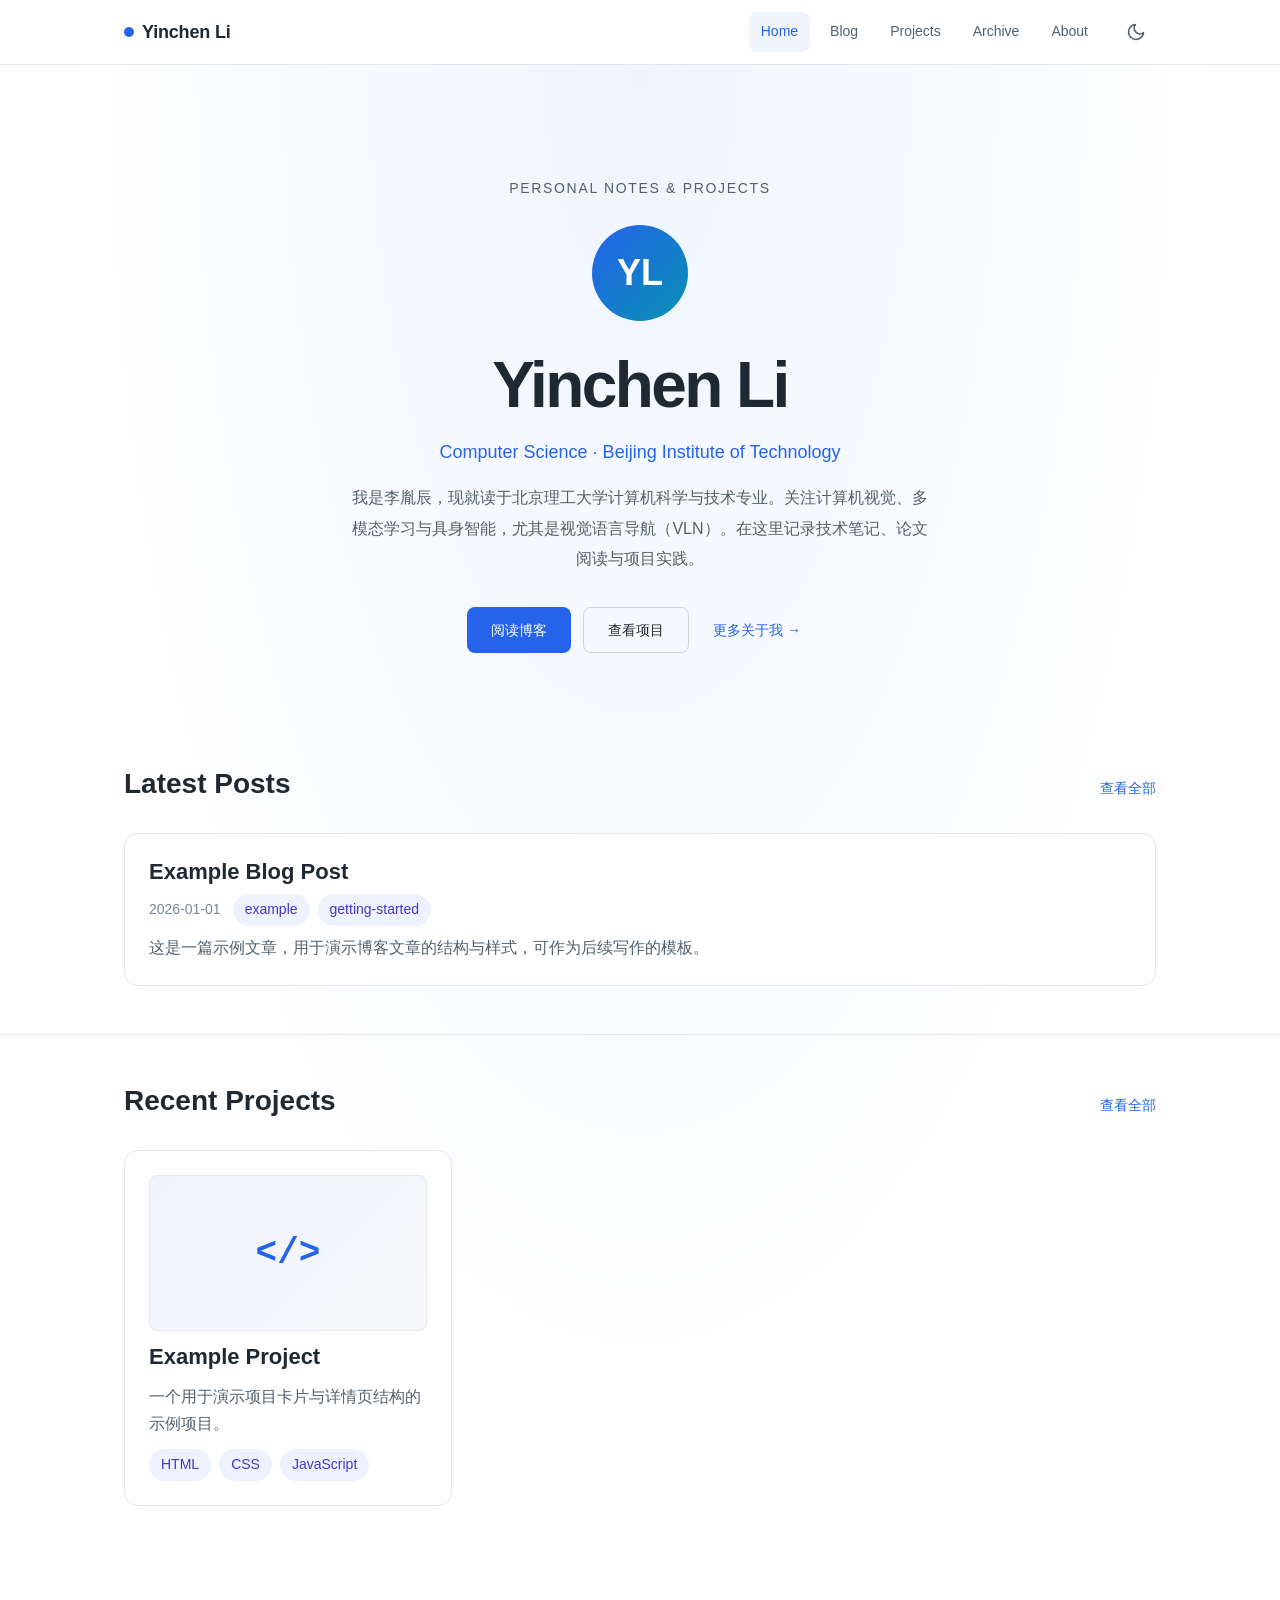
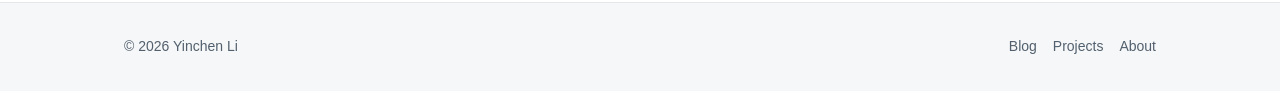
<file: index.html>
<!DOCTYPE html>
<html lang="zh-CN" data-theme="light">
<head>
  <meta charset="UTF-8" />
  <meta name="viewport" content="width=device-width, initial-scale=1.0" />
  <title>Yinchen Li</title>
  <meta name="description" content="Yinchen Li，北京理工大学计算机科学与技术专业本科生，关注视觉语言导航、多模态学习与具身智能。" />
  <meta name="theme-color" content="#ffffff" />
  <link rel="canonical" href="https://yinchen-li.github.io/" />
  <link rel="icon" type="image/svg+xml" href="assets/images/common/favicon.svg" />
  <link rel="stylesheet" href="assets/css/main.css" />
</head>
<body class="site site--home">
  <a class="skip-link" href="#main">Skip to content</a>

  <!-- ===================== Header / Navbar ===================== -->
  <header class="site-header">
    <div class="container site-header__inner">
      <a class="site-brand" href="index.html" aria-label="Yinchen Li 首页">
        <span class="site-brand__dot" aria-hidden="true"></span>
        <span class="site-brand__name">Yinchen Li</span>
      </a>

      <button class="nav-toggle" type="button" aria-label="切换导航菜单"
              aria-expanded="false" aria-controls="site-nav" data-nav-toggle>
        <span class="nav-toggle__bar"></span>
        <span class="nav-toggle__bar"></span>
        <span class="nav-toggle__bar"></span>
      </button>

      <nav class="site-nav" id="site-nav" aria-label="主导航" data-nav>
        <ul class="nav-list">
          <li><a class="nav-link" href="index.html">Home</a></li>
          <li><a class="nav-link" href="blog/index.html">Blog</a></li>
          <li><a class="nav-link" href="projects/index.html">Projects</a></li>
          <li><a class="nav-link" href="archive/index.html">Archive</a></li>
          <li><a class="nav-link" href="about/index.html">About</a></li>
        </ul>
      </nav>

      <button class="theme-toggle" type="button" aria-label="切换深色模式"
              aria-pressed="false" data-theme-toggle>
        <svg class="theme-toggle__icon theme-toggle__icon--sun" viewBox="0 0 24 24"
             fill="none" stroke="currentColor" stroke-width="2" stroke-linecap="round"
             stroke-linejoin="round" aria-hidden="true">
          <circle cx="12" cy="12" r="4" />
          <path d="M12 2v2M12 20v2M4.9 4.9l1.4 1.4M17.7 17.7l1.4 1.4M2 12h2M20 12h2M6.3 17.7l-1.4 1.4M19.1 4.9l-1.4 1.4" />
        </svg>
        <svg class="theme-toggle__icon theme-toggle__icon--moon" viewBox="0 0 24 24"
             fill="none" stroke="currentColor" stroke-width="2" stroke-linecap="round"
             stroke-linejoin="round" aria-hidden="true">
          <path d="M21 12.8A9 9 0 1 1 11.2 3a7 7 0 0 0 9.8 9.8z" />
        </svg>
      </button>
    </div>
  </header>

  <!-- ===================== Main ===================== -->
  <main class="site-main" id="main">
    <!-- Hero -->
    <section class="hero" aria-labelledby="hero-name">
      <div class="container">
        <p class="hero__eyebrow">PERSONAL NOTES &amp; PROJECTS</p>
        <div class="hero__avatar" aria-hidden="true">YL</div>
        <h1 class="hero__name" id="hero-name">Yinchen Li</h1>
        <p class="hero__tagline">Computer Science · Beijing Institute of Technology</p>
        <p class="hero__intro">
          我是李胤辰，现就读于北京理工大学计算机科学与技术专业。关注计算机视觉、多模态学习与具身智能，尤其是视觉语言导航（VLN）。在这里记录技术笔记、论文阅读与项目实践。
        </p>
        <div class="hero__actions">
          <a class="btn btn--primary" href="blog/index.html">阅读博客</a>
          <a class="btn btn--ghost" href="projects/index.html">查看项目</a>
          <a class="hero__about" href="about/index.html">更多关于我 &rarr;</a>
        </div>
      </div>
    </section>

    <!-- Latest Posts -->
    <section class="section" aria-labelledby="latest-posts-title">
      <div class="container">
        <div class="section__header">
          <h2 class="section__title" id="latest-posts-title">Latest Posts</h2>
          <a class="section__link" href="blog/index.html">查看全部</a>
        </div>

        <ul class="post-list">
          <li class="post-item">
            <h3 class="post-item__title">
              <a href="blog/example-post/index.html">Example Blog Post</a>
            </h3>
            <div class="meta">
              <time datetime="2026-01-01">2026-01-01</time>
              <ul class="tag-list">
                <li class="tag">example</li>
                <li class="tag">getting-started</li>
              </ul>
            </div>
            <p class="post-item__excerpt">
              这是一篇示例文章，用于演示博客文章的结构与样式，可作为后续写作的模板。
            </p>
          </li>
        </ul>
      </div>
    </section>

    <!-- Recent Projects -->
    <section class="section" aria-labelledby="recent-projects-title">
      <div class="container">
        <div class="section__header">
          <h2 class="section__title" id="recent-projects-title">Recent Projects</h2>
          <a class="section__link" href="projects/index.html">查看全部</a>
        </div>

        <div class="grid grid--auto">
          <article class="card project-card">
            <div class="project-card__thumb" aria-hidden="true">&lt;/&gt;</div>
            <h3 class="card__title">
              <a href="projects/example-project/index.html">Example Project</a>
            </h3>
            <p class="card__description">
              一个用于演示项目卡片与详情页结构的示例项目。
            </p>
            <div class="card__footer">
              <ul class="tag-list">
                <li class="tag">HTML</li>
                <li class="tag">CSS</li>
                <li class="tag">JavaScript</li>
              </ul>
            </div>
          </article>
        </div>
      </div>
    </section>
  </main>

  <!-- ===================== Footer ===================== -->
  <footer class="site-footer">
    <div class="container footer__inner">
      <p class="footer__copyright">
        &copy; <span data-current-year>2026</span> Yinchen Li
      </p>
      <nav class="footer__nav" aria-label="页脚导航">
        <a href="blog/index.html">Blog</a>
        <a href="projects/index.html">Projects</a>
        <a href="about/index.html">About</a>
      </nav>
    </div>
  </footer>

  <script type="module" src="assets/js/main.js"></script>
</body>
</html>
</file>
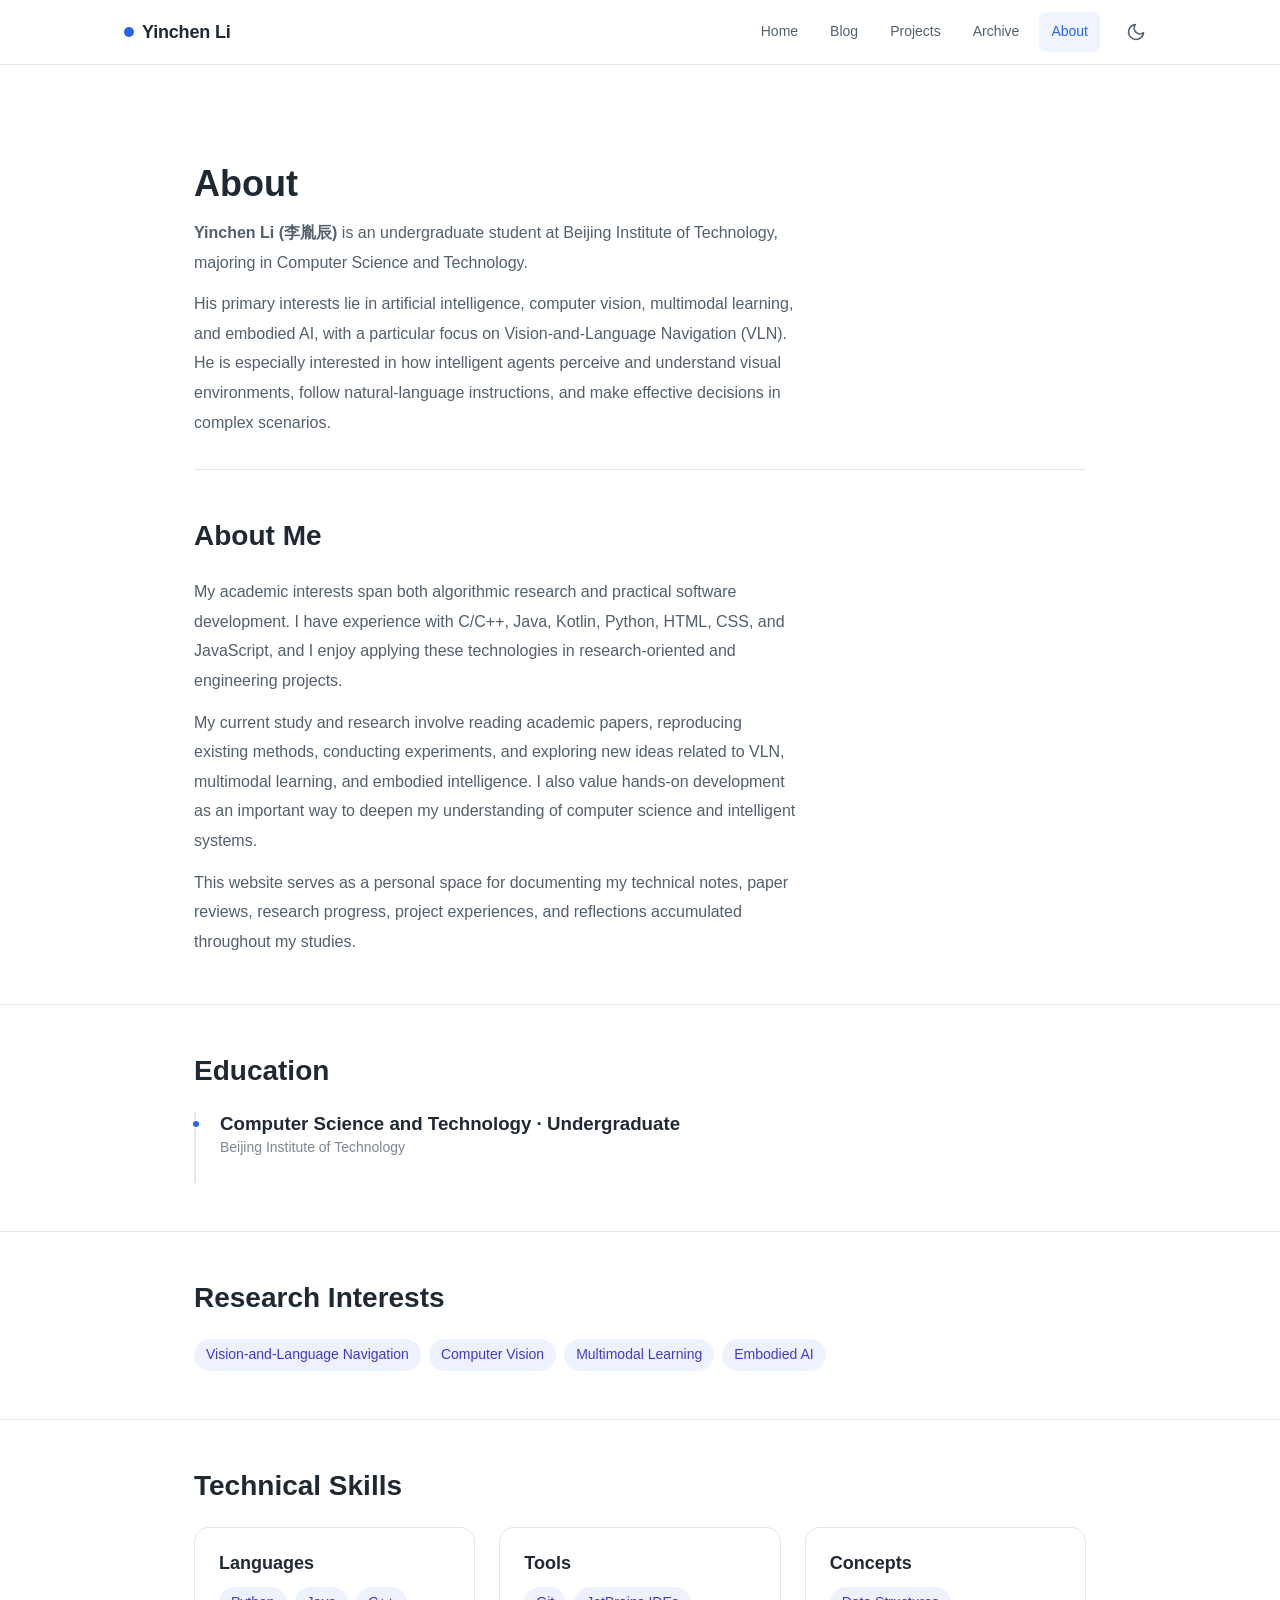
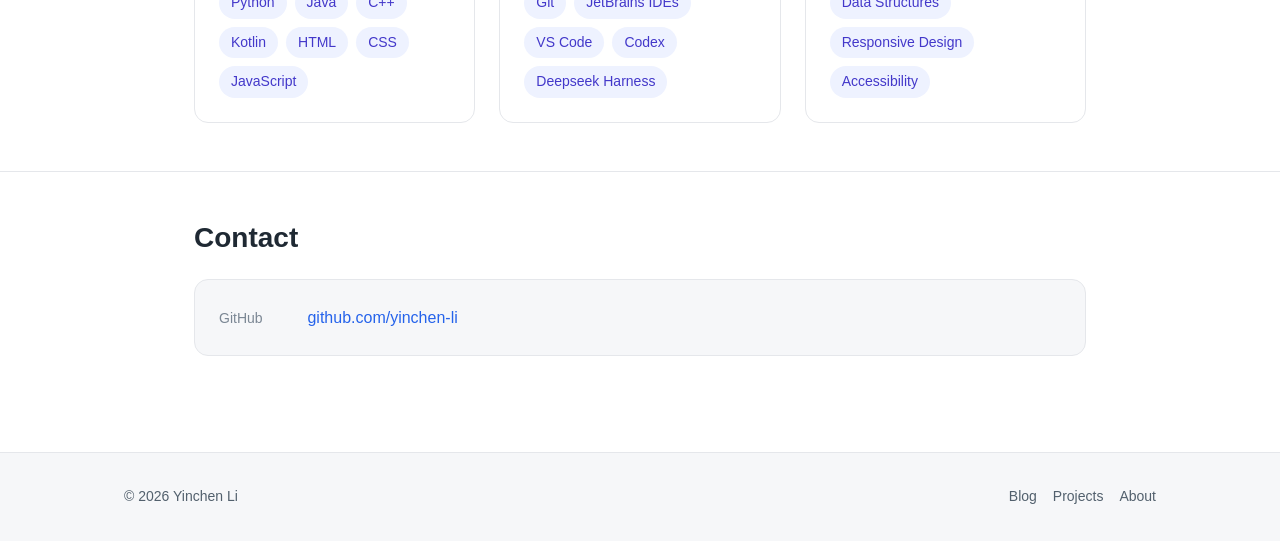
<file: about/index.html>
<!DOCTYPE html>
<html lang="en" data-theme="light">
<head>
  <meta charset="UTF-8" />
  <meta name="viewport" content="width=device-width, initial-scale=1.0" />
  <title>About - Yinchen Li</title>
  <meta name="description" content="Yinchen Li is a Computer Science and Technology undergraduate at Beijing Institute of Technology, interested in VLN, multimodal learning, and embodied AI." />
  <meta name="theme-color" content="#ffffff" />
  <link rel="canonical" href="https://yinchen-li.github.io/about/" />
  <link rel="icon" type="image/svg+xml" href="../assets/images/common/favicon.svg" />
  <link rel="stylesheet" href="../assets/css/main.css" />
</head>
<body class="site site--about">
  <a class="skip-link" href="#main">Skip to content</a>

  <header class="site-header">
    <div class="container site-header__inner">
      <a class="site-brand" href="../index.html" aria-label="Yinchen Li 首页">
        <span class="site-brand__dot" aria-hidden="true"></span>
        <span class="site-brand__name">Yinchen Li</span>
      </a>

      <button class="nav-toggle" type="button" aria-label="切换导航菜单"
              aria-expanded="false" aria-controls="site-nav" data-nav-toggle>
        <span class="nav-toggle__bar"></span>
        <span class="nav-toggle__bar"></span>
        <span class="nav-toggle__bar"></span>
      </button>

      <nav class="site-nav" id="site-nav" aria-label="主导航" data-nav>
        <ul class="nav-list">
          <li><a class="nav-link" href="../index.html">Home</a></li>
          <li><a class="nav-link" href="../blog/index.html">Blog</a></li>
          <li><a class="nav-link" href="../projects/index.html">Projects</a></li>
          <li><a class="nav-link" href="../archive/index.html">Archive</a></li>
          <li><a class="nav-link" href="../about/index.html">About</a></li>
        </ul>
      </nav>

      <button class="theme-toggle" type="button" aria-label="切换深色模式"
              aria-pressed="false" data-theme-toggle>
        <svg class="theme-toggle__icon theme-toggle__icon--sun" viewBox="0 0 24 24"
             fill="none" stroke="currentColor" stroke-width="2" stroke-linecap="round"
             stroke-linejoin="round" aria-hidden="true">
          <circle cx="12" cy="12" r="4" />
          <path d="M12 2v2M12 20v2M4.9 4.9l1.4 1.4M17.7 17.7l1.4 1.4M2 12h2M20 12h2M6.3 17.7l-1.4 1.4M19.1 4.9l-1.4 1.4" />
        </svg>
        <svg class="theme-toggle__icon theme-toggle__icon--moon" viewBox="0 0 24 24"
             fill="none" stroke="currentColor" stroke-width="2" stroke-linecap="round"
             stroke-linejoin="round" aria-hidden="true">
          <path d="M21 12.8A9 9 0 1 1 11.2 3a7 7 0 0 0 9.8 9.8z" />
        </svg>
      </button>
    </div>
  </header>

  <main class="site-main" id="main">
    <div class="container">
      <div class="page-header">
        <h1 class="page-header__title">About</h1>
        <p class="page-header__subtitle">
          <strong>Yinchen Li (李胤辰)</strong> is an undergraduate student at Beijing Institute of Technology, majoring in Computer Science and Technology.
        </p>
        <p class="page-header__subtitle">
          His primary interests lie in artificial intelligence, computer vision, multimodal learning, and embodied AI, with a particular focus on Vision-and-Language Navigation (VLN). He is especially interested in how intelligent agents perceive and understand visual environments, follow natural-language instructions, and make effective decisions in complex scenarios.
        </p>
      </div>
    </div>

    <!-- About Me -->
    <section class="about-section" aria-labelledby="about-me">
      <div class="container">
        <h2 class="about-section__title" id="about-me">About Me</h2>
        <div class="about-text">
          <p>
            My academic interests span both algorithmic research and practical software development. I have experience with C/C++, Java, Kotlin, Python, HTML, CSS, and JavaScript, and I enjoy applying these technologies in research-oriented and engineering projects.
          </p>
          <p>
            My current study and research involve reading academic papers, reproducing existing methods, conducting experiments, and exploring new ideas related to VLN, multimodal learning, and embodied intelligence. I also value hands-on development as an important way to deepen my understanding of computer science and intelligent systems.
          </p>
          <p>
            This website serves as a personal space for documenting my technical notes, paper reviews, research progress, project experiences, and reflections accumulated throughout my studies.
          </p>
        </div>
      </div>
    </section>

    <!-- Education -->
    <section class="about-section" aria-labelledby="education">
      <div class="container">
        <h2 class="about-section__title" id="education">Education</h2>
        <ul class="timeline">
          <li class="timeline__item">
            <h3>Computer Science and Technology · Undergraduate</h3>
            <div class="meta">
              <span class="meta__item">Beijing Institute of Technology</span>
            </div>
          </li>
        </ul>
      </div>
    </section>

    <!-- Research Interests -->
    <section class="about-section" aria-labelledby="research-interests">
      <div class="container">
        <h2 class="about-section__title" id="research-interests">Research Interests</h2>
        <ul class="tag-list">
          <li class="tag">Vision-and-Language Navigation</li>
          <li class="tag">Computer Vision</li>
          <li class="tag">Multimodal Learning</li>
          <li class="tag">Embodied AI</li>
        </ul>
      </div>
    </section>

    <!-- Technical Skills -->
    <section class="about-section" aria-labelledby="technical-skills">
      <div class="container">
        <h2 class="about-section__title" id="technical-skills">Technical Skills</h2>
        <div class="skill-groups">
          <div class="skill-group">
            <h3 class="skill-group__title">Languages</h3>
            <ul class="tag-list">
              <li class="tag">Python</li>
              <li class="tag">Java</li>
              <li class="tag">C++</li>
              <li class="tag">Kotlin</li>
              <li class="tag">HTML</li>
              <li class="tag">CSS</li>
              <li class="tag">JavaScript</li>

            </ul>
          </div>
          <div class="skill-group">
            <h3 class="skill-group__title">Tools</h3>
            <ul class="tag-list">
              <li class="tag">Git</li>
              <li class="tag">JetBrains IDEs</li>
              <li class="tag">VS Code</li>
              <li class="tag">Codex</li>
              <li class="tag">Deepseek Harness</li>
            </ul>
          </div>
          <div class="skill-group">
            <h3 class="skill-group__title">Concepts</h3>
            <ul class="tag-list">
              <li class="tag">Data Structures</li>
              <li class="tag">Responsive Design</li>
              <li class="tag">Accessibility</li>
            </ul>
          </div>
        </div>
      </div>
    </section>

    <!-- Contact -->
    <section class="about-section" aria-labelledby="contact">
      <div class="container">
        <h2 class="about-section__title" id="contact">Contact</h2>
        <ul class="contact-list">
          <li>
            <span class="contact-list__label">GitHub</span>
            <a href="https://github.com/yinchen-li" rel="noopener noreferrer">github.com/yinchen-li</a>
          </li>
        </ul>
      </div>
    </section>
  </main>

  <footer class="site-footer">
    <div class="container footer__inner">
      <p class="footer__copyright">
        &copy; <span data-current-year>2026</span> Yinchen Li
      </p>
      <nav class="footer__nav" aria-label="页脚导航">
        <a href="../blog/index.html">Blog</a>
        <a href="../projects/index.html">Projects</a>
        <a href="../about/index.html">About</a>
      </nav>
    </div>
  </footer>

  <script type="module" src="../assets/js/main.js"></script>
</body>
</html>
</file>
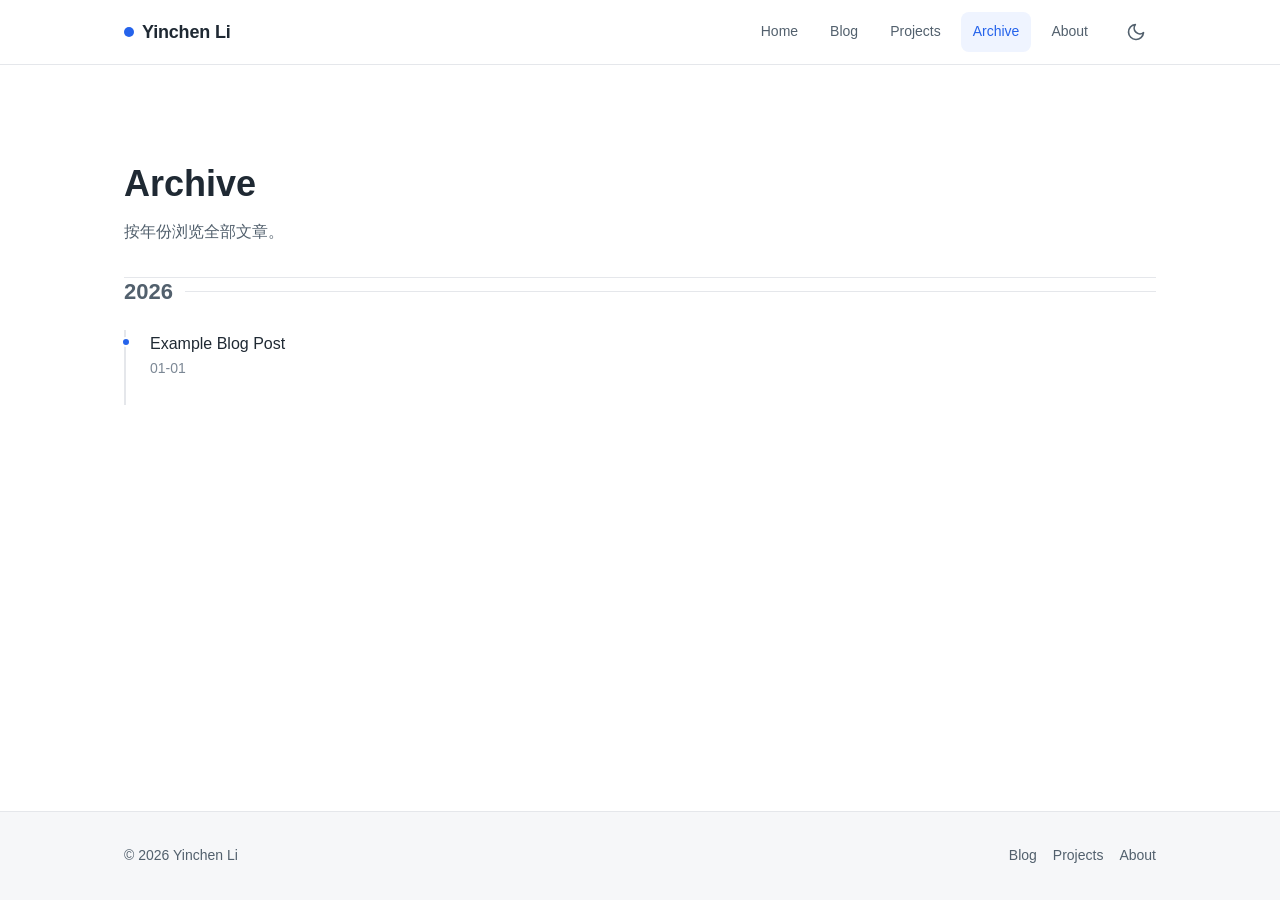
<file: archive/index.html>
<!DOCTYPE html>
<html lang="en" data-theme="light">
<head>
  <meta charset="UTF-8" />
  <meta name="viewport" content="width=device-width, initial-scale=1.0" />
  <title>Archive - Yinchen Li</title>
  <meta name="description" content="按年份归档的文章列表。" />
  <meta name="theme-color" content="#ffffff" />
  <link rel="canonical" href="https://yinchen-li.github.io/archive/" />
  <link rel="icon" type="image/svg+xml" href="../assets/images/common/favicon.svg" />
  <link rel="stylesheet" href="../assets/css/main.css" />
</head>
<body class="site">
  <a class="skip-link" href="#main">Skip to content</a>

  <header class="site-header">
    <div class="container site-header__inner">
      <a class="site-brand" href="../index.html" aria-label="Yinchen Li 首页">
        <span class="site-brand__dot" aria-hidden="true"></span>
        <span class="site-brand__name">Yinchen Li</span>
      </a>

      <button class="nav-toggle" type="button" aria-label="切换导航菜单"
              aria-expanded="false" aria-controls="site-nav" data-nav-toggle>
        <span class="nav-toggle__bar"></span>
        <span class="nav-toggle__bar"></span>
        <span class="nav-toggle__bar"></span>
      </button>

      <nav class="site-nav" id="site-nav" aria-label="主导航" data-nav>
        <ul class="nav-list">
          <li><a class="nav-link" href="../index.html">Home</a></li>
          <li><a class="nav-link" href="../blog/index.html">Blog</a></li>
          <li><a class="nav-link" href="../projects/index.html">Projects</a></li>
          <li><a class="nav-link" href="../archive/index.html">Archive</a></li>
          <li><a class="nav-link" href="../about/index.html">About</a></li>
        </ul>
      </nav>

      <button class="theme-toggle" type="button" aria-label="切换深色模式"
              aria-pressed="false" data-theme-toggle>
        <svg class="theme-toggle__icon theme-toggle__icon--sun" viewBox="0 0 24 24"
             fill="none" stroke="currentColor" stroke-width="2" stroke-linecap="round"
             stroke-linejoin="round" aria-hidden="true">
          <circle cx="12" cy="12" r="4" />
          <path d="M12 2v2M12 20v2M4.9 4.9l1.4 1.4M17.7 17.7l1.4 1.4M2 12h2M20 12h2M6.3 17.7l-1.4 1.4M19.1 4.9l-1.4 1.4" />
        </svg>
        <svg class="theme-toggle__icon theme-toggle__icon--moon" viewBox="0 0 24 24"
             fill="none" stroke="currentColor" stroke-width="2" stroke-linecap="round"
             stroke-linejoin="round" aria-hidden="true">
          <path d="M21 12.8A9 9 0 1 1 11.2 3a7 7 0 0 0 9.8 9.8z" />
        </svg>
      </button>
    </div>
  </header>

  <main class="site-main" id="main">
    <div class="container">
      <div class="page-header">
        <h1 class="page-header__title">Archive</h1>
        <p class="page-header__subtitle">
          按年份浏览全部文章。
        </p>
      </div>

      <!-- 2026 -->
      <div class="year-group">
        <h2 class="year-group__title">2026</h2>
        <ul class="timeline">
          <li class="timeline__item">
            <a href="../blog/example-post/index.html">Example Blog Post</a>
            <div class="meta">
              <time datetime="2026-01-01">01-01</time>
            </div>
          </li>
        </ul>
      </div>

      <!-- 后续年份可复制上面的 .year-group 结构 -->
    </div>
  </main>

  <footer class="site-footer">
    <div class="container footer__inner">
      <p class="footer__copyright">
        &copy; <span data-current-year>2026</span> Yinchen Li
      </p>
      <nav class="footer__nav" aria-label="页脚导航">
        <a href="../blog/index.html">Blog</a>
        <a href="../projects/index.html">Projects</a>
        <a href="../about/index.html">About</a>
      </nav>
    </div>
  </footer>

  <script type="module" src="../assets/js/main.js"></script>
</body>
</html>
</file>
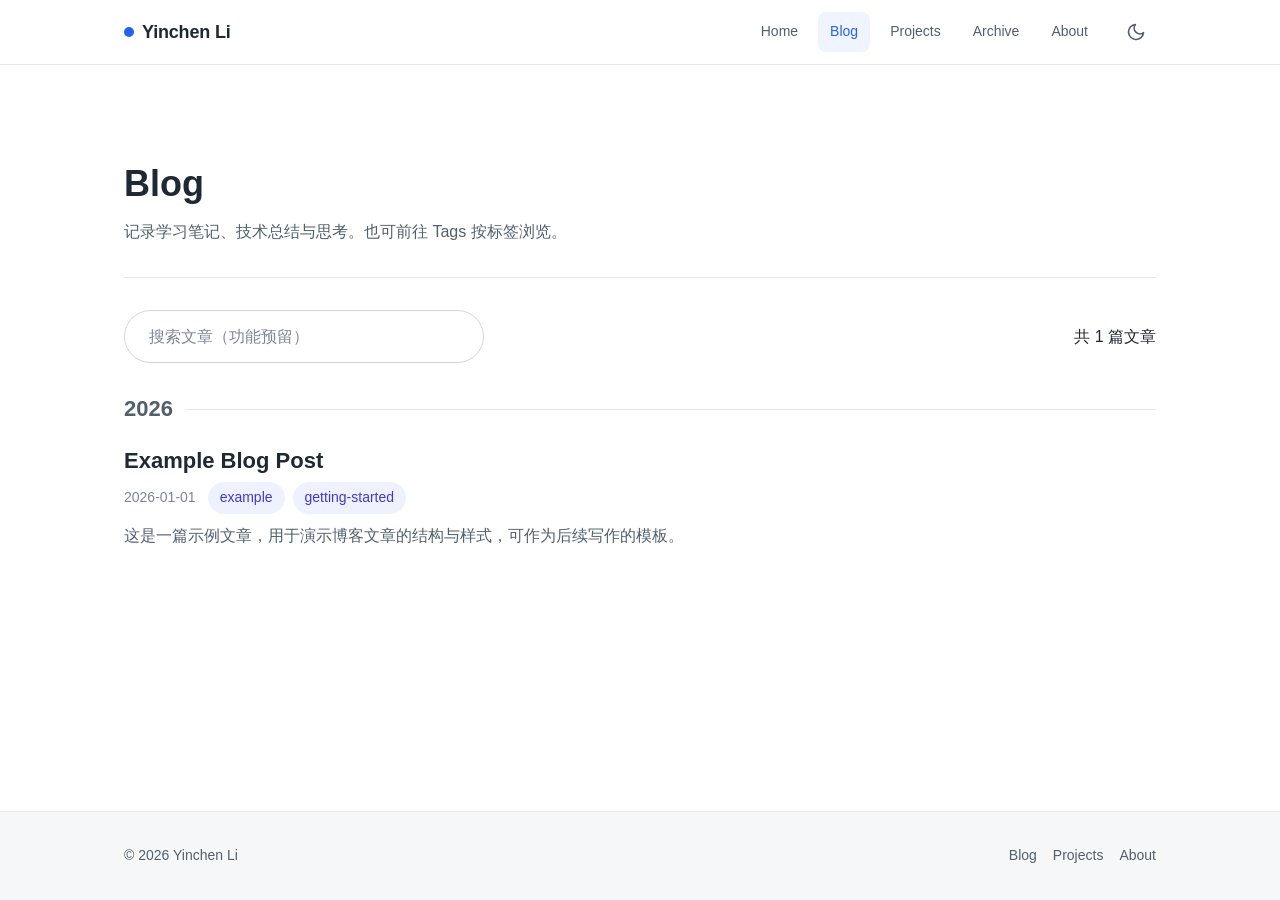
<file: blog/index.html>
<!DOCTYPE html>
<html lang="en" data-theme="light">
<head>
  <meta charset="UTF-8" />
  <meta name="viewport" content="width=device-width, initial-scale=1.0" />
  <title>Blog - Yinchen Li</title>
  <meta name="description" content="Yinchen Li 的博客文章列表。" />
  <meta name="theme-color" content="#ffffff" />
  <link rel="canonical" href="https://yinchen-li.github.io/blog/" />
  <link rel="icon" type="image/svg+xml" href="../assets/images/common/favicon.svg" />
  <link rel="stylesheet" href="../assets/css/main.css" />
</head>
<body class="site">
  <a class="skip-link" href="#main">Skip to content</a>

  <header class="site-header">
    <div class="container site-header__inner">
      <a class="site-brand" href="../index.html" aria-label="Yinchen Li 首页">
        <span class="site-brand__dot" aria-hidden="true"></span>
        <span class="site-brand__name">Yinchen Li</span>
      </a>

      <button class="nav-toggle" type="button" aria-label="切换导航菜单"
              aria-expanded="false" aria-controls="site-nav" data-nav-toggle>
        <span class="nav-toggle__bar"></span>
        <span class="nav-toggle__bar"></span>
        <span class="nav-toggle__bar"></span>
      </button>

      <nav class="site-nav" id="site-nav" aria-label="主导航" data-nav>
        <ul class="nav-list">
          <li><a class="nav-link" href="../index.html">Home</a></li>
          <li><a class="nav-link" href="../blog/index.html">Blog</a></li>
          <li><a class="nav-link" href="../projects/index.html">Projects</a></li>
          <li><a class="nav-link" href="../archive/index.html">Archive</a></li>
          <li><a class="nav-link" href="../about/index.html">About</a></li>
        </ul>
      </nav>

      <button class="theme-toggle" type="button" aria-label="切换深色模式"
              aria-pressed="false" data-theme-toggle>
        <svg class="theme-toggle__icon theme-toggle__icon--sun" viewBox="0 0 24 24"
             fill="none" stroke="currentColor" stroke-width="2" stroke-linecap="round"
             stroke-linejoin="round" aria-hidden="true">
          <circle cx="12" cy="12" r="4" />
          <path d="M12 2v2M12 20v2M4.9 4.9l1.4 1.4M17.7 17.7l1.4 1.4M2 12h2M20 12h2M6.3 17.7l-1.4 1.4M19.1 4.9l-1.4 1.4" />
        </svg>
        <svg class="theme-toggle__icon theme-toggle__icon--moon" viewBox="0 0 24 24"
             fill="none" stroke="currentColor" stroke-width="2" stroke-linecap="round"
             stroke-linejoin="round" aria-hidden="true">
          <path d="M21 12.8A9 9 0 1 1 11.2 3a7 7 0 0 0 9.8 9.8z" />
        </svg>
      </button>
    </div>
  </header>

  <main class="site-main" id="main">
    <div class="container">
      <div class="page-header">
        <h1 class="page-header__title">Blog</h1>
        <p class="page-header__subtitle">
          记录学习笔记、技术总结与思考。也可前往 <a href="../tags/index.html">Tags</a> 按标签浏览。
        </p>
      </div>

      <div class="blog-toolbar">
        <form class="search" role="search" data-search-form>
          <label class="visually-hidden" for="blog-search">搜索文章</label>
          <input class="search__input" id="blog-search" type="search"
                 placeholder="搜索文章（功能预留）" data-search-input />
        </form>
        <p class="meta__item">共 1 篇文章</p>
      </div>

      <!-- 按年份分组 -->
      <div class="year-group">
        <h2 class="year-group__title">2026</h2>
        <ul class="post-list">
          <li class="post-item">
            <h3 class="post-item__title">
              <a href="example-post/index.html">Example Blog Post</a>
            </h3>
            <div class="meta">
              <time datetime="2026-01-01">2026-01-01</time>
              <ul class="tag-list">
                <li class="tag">example</li>
                <li class="tag">getting-started</li>
              </ul>
            </div>
            <p class="post-item__excerpt">
              这是一篇示例文章，用于演示博客文章的结构与样式，可作为后续写作的模板。
            </p>
          </li>
        </ul>
      </div>
    </div>
  </main>

  <footer class="site-footer">
    <div class="container footer__inner">
      <p class="footer__copyright">
        &copy; <span data-current-year>2026</span> Yinchen Li
      </p>
      <nav class="footer__nav" aria-label="页脚导航">
        <a href="../blog/index.html">Blog</a>
        <a href="../projects/index.html">Projects</a>
        <a href="../about/index.html">About</a>
      </nav>
    </div>
  </footer>

  <script type="module" src="../assets/js/main.js"></script>
</body>
</html>
</file>
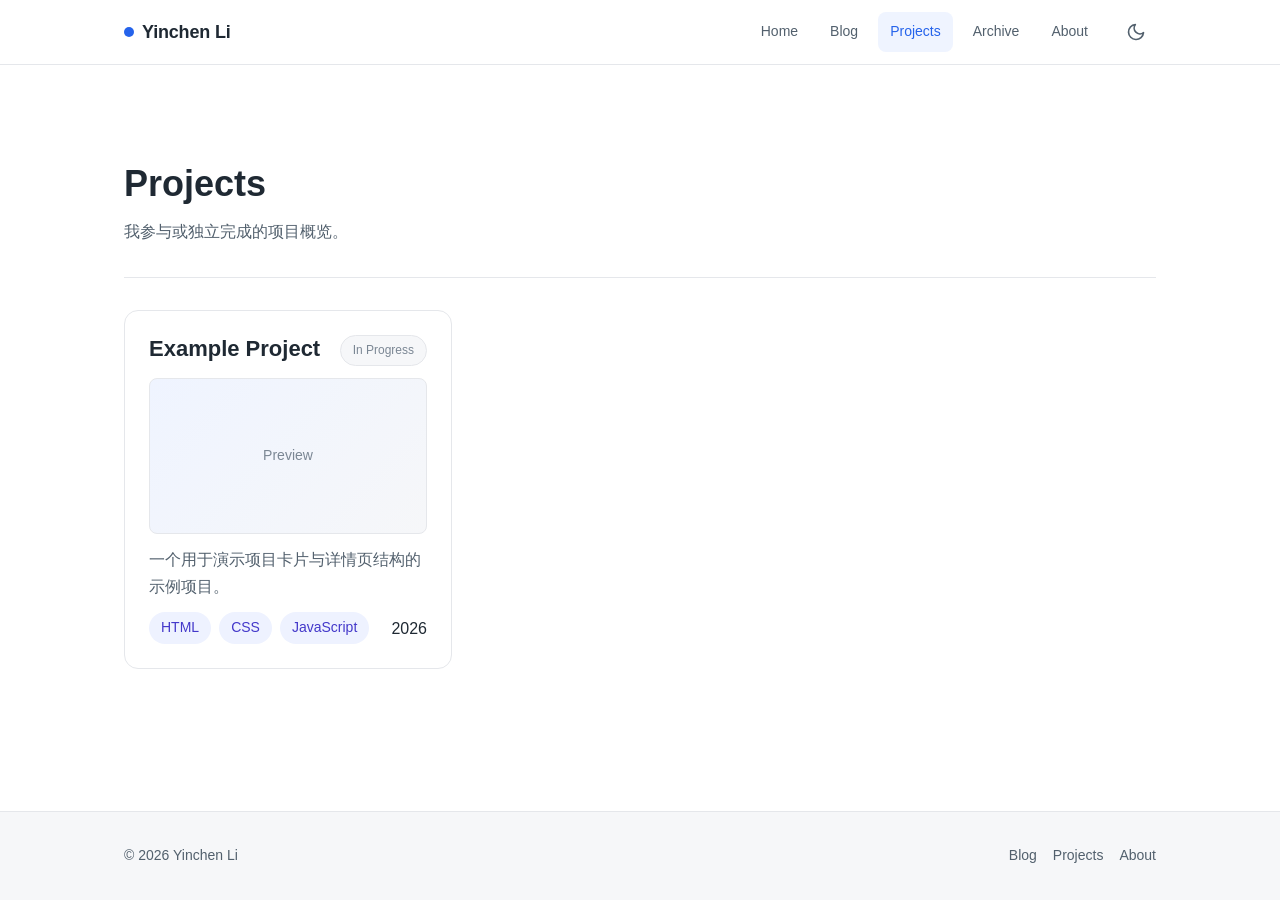
<file: projects/index.html>
<!DOCTYPE html>
<html lang="en" data-theme="light">
<head>
  <meta charset="UTF-8" />
  <meta name="viewport" content="width=device-width, initial-scale=1.0" />
  <title>Projects - Yinchen Li</title>
  <meta name="description" content="Yinchen Li 的项目列表。" />
  <meta name="theme-color" content="#ffffff" />
  <link rel="canonical" href="https://yinchen-li.github.io/projects/" />
  <link rel="icon" type="image/svg+xml" href="../assets/images/common/favicon.svg" />
  <link rel="stylesheet" href="../assets/css/main.css" />
</head>
<body class="site">
  <a class="skip-link" href="#main">Skip to content</a>

  <header class="site-header">
    <div class="container site-header__inner">
      <a class="site-brand" href="../index.html" aria-label="Yinchen Li 首页">
        <span class="site-brand__dot" aria-hidden="true"></span>
        <span class="site-brand__name">Yinchen Li</span>
      </a>

      <button class="nav-toggle" type="button" aria-label="切换导航菜单"
              aria-expanded="false" aria-controls="site-nav" data-nav-toggle>
        <span class="nav-toggle__bar"></span>
        <span class="nav-toggle__bar"></span>
        <span class="nav-toggle__bar"></span>
      </button>

      <nav class="site-nav" id="site-nav" aria-label="主导航" data-nav>
        <ul class="nav-list">
          <li><a class="nav-link" href="../index.html">Home</a></li>
          <li><a class="nav-link" href="../blog/index.html">Blog</a></li>
          <li><a class="nav-link" href="../projects/index.html">Projects</a></li>
          <li><a class="nav-link" href="../archive/index.html">Archive</a></li>
          <li><a class="nav-link" href="../about/index.html">About</a></li>
        </ul>
      </nav>

      <button class="theme-toggle" type="button" aria-label="切换深色模式"
              aria-pressed="false" data-theme-toggle>
        <svg class="theme-toggle__icon theme-toggle__icon--sun" viewBox="0 0 24 24"
             fill="none" stroke="currentColor" stroke-width="2" stroke-linecap="round"
             stroke-linejoin="round" aria-hidden="true">
          <circle cx="12" cy="12" r="4" />
          <path d="M12 2v2M12 20v2M4.9 4.9l1.4 1.4M17.7 17.7l1.4 1.4M2 12h2M20 12h2M6.3 17.7l-1.4 1.4M19.1 4.9l-1.4 1.4" />
        </svg>
        <svg class="theme-toggle__icon theme-toggle__icon--moon" viewBox="0 0 24 24"
             fill="none" stroke="currentColor" stroke-width="2" stroke-linecap="round"
             stroke-linejoin="round" aria-hidden="true">
          <path d="M21 12.8A9 9 0 1 1 11.2 3a7 7 0 0 0 9.8 9.8z" />
        </svg>
      </button>
    </div>
  </header>

  <main class="site-main" id="main">
    <div class="container">
      <div class="page-header">
        <h1 class="page-header__title">Projects</h1>
        <p class="page-header__subtitle">
          我参与或独立完成的项目概览。
        </p>
      </div>

      <div class="projects-grid">
        <article class="card project-card">
          <div class="project-card__header">
            <h2 class="card__title">
              <a href="example-project/index.html">Example Project</a>
            </h2>
            <span class="project-card__status">In Progress</span>
          </div>
          <div class="project-card__thumb" aria-hidden="true">Preview</div>
          <p class="card__description">
            一个用于演示项目卡片与详情页结构的示例项目。
          </p>
          <div class="card__footer">
            <ul class="tag-list">
              <li class="tag">HTML</li>
              <li class="tag">CSS</li>
              <li class="tag">JavaScript</li>
            </ul>
            <span class="meta__item">2026</span>
          </div>
        </article>
      </div>
    </div>
  </main>

  <footer class="site-footer">
    <div class="container footer__inner">
      <p class="footer__copyright">
        &copy; <span data-current-year>2026</span> Yinchen Li
      </p>
      <nav class="footer__nav" aria-label="页脚导航">
        <a href="../blog/index.html">Blog</a>
        <a href="../projects/index.html">Projects</a>
        <a href="../about/index.html">About</a>
      </nav>
    </div>
  </footer>

  <script type="module" src="../assets/js/main.js"></script>
</body>
</html>
</file>
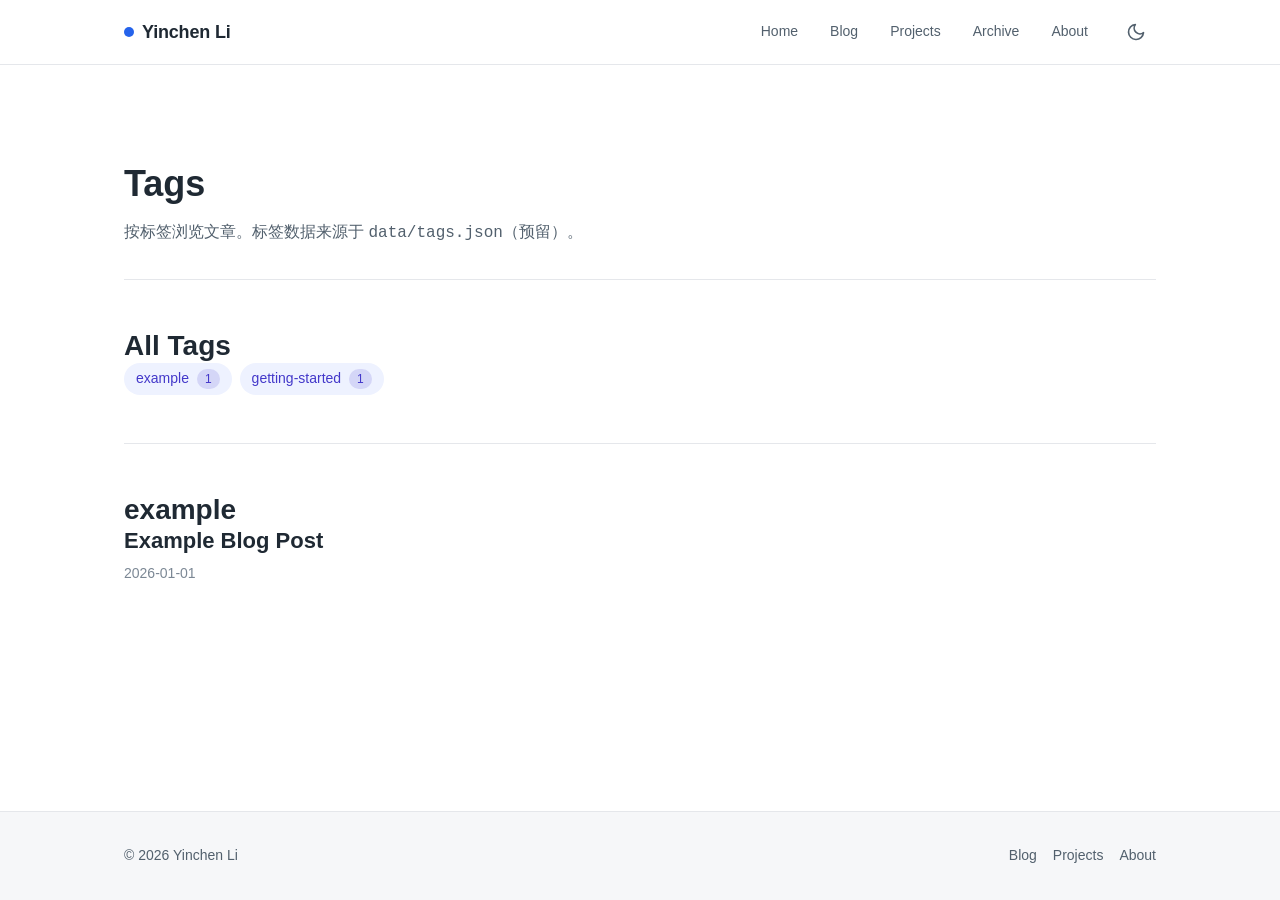
<file: tags/index.html>
<!DOCTYPE html>
<html lang="en" data-theme="light">
<head>
  <meta charset="UTF-8" />
  <meta name="viewport" content="width=device-width, initial-scale=1.0" />
  <title>Tags - Yinchen Li</title>
  <meta name="description" content="按标签浏览文章。" />
  <meta name="theme-color" content="#ffffff" />
  <link rel="canonical" href="https://yinchen-li.github.io/tags/" />
  <link rel="icon" type="image/svg+xml" href="../assets/images/common/favicon.svg" />
  <link rel="stylesheet" href="../assets/css/main.css" />
</head>
<body class="site">
  <a class="skip-link" href="#main">Skip to content</a>

  <header class="site-header">
    <div class="container site-header__inner">
      <a class="site-brand" href="../index.html" aria-label="Yinchen Li 首页">
        <span class="site-brand__dot" aria-hidden="true"></span>
        <span class="site-brand__name">Yinchen Li</span>
      </a>

      <button class="nav-toggle" type="button" aria-label="切换导航菜单"
              aria-expanded="false" aria-controls="site-nav" data-nav-toggle>
        <span class="nav-toggle__bar"></span>
        <span class="nav-toggle__bar"></span>
        <span class="nav-toggle__bar"></span>
      </button>

      <nav class="site-nav" id="site-nav" aria-label="主导航" data-nav>
        <ul class="nav-list">
          <li><a class="nav-link" href="../index.html">Home</a></li>
          <li><a class="nav-link" href="../blog/index.html">Blog</a></li>
          <li><a class="nav-link" href="../projects/index.html">Projects</a></li>
          <li><a class="nav-link" href="../archive/index.html">Archive</a></li>
          <li><a class="nav-link" href="../about/index.html">About</a></li>
        </ul>
      </nav>

      <button class="theme-toggle" type="button" aria-label="切换深色模式"
              aria-pressed="false" data-theme-toggle>
        <svg class="theme-toggle__icon theme-toggle__icon--sun" viewBox="0 0 24 24"
             fill="none" stroke="currentColor" stroke-width="2" stroke-linecap="round"
             stroke-linejoin="round" aria-hidden="true">
          <circle cx="12" cy="12" r="4" />
          <path d="M12 2v2M12 20v2M4.9 4.9l1.4 1.4M17.7 17.7l1.4 1.4M2 12h2M20 12h2M6.3 17.7l-1.4 1.4M19.1 4.9l-1.4 1.4" />
        </svg>
        <svg class="theme-toggle__icon theme-toggle__icon--moon" viewBox="0 0 24 24"
             fill="none" stroke="currentColor" stroke-width="2" stroke-linecap="round"
             stroke-linejoin="round" aria-hidden="true">
          <path d="M21 12.8A9 9 0 1 1 11.2 3a7 7 0 0 0 9.8 9.8z" />
        </svg>
      </button>
    </div>
  </header>

  <main class="site-main" id="main">
    <div class="container">
      <div class="page-header">
        <h1 class="page-header__title">Tags</h1>
        <p class="page-header__subtitle">
          按标签浏览文章。标签数据来源于 <code>data/tags.json</code>（预留）。
        </p>
      </div>

      <!-- 标签云 -->
      <section class="section" aria-labelledby="tag-cloud-title">
        <h2 class="section__title" id="tag-cloud-title">All Tags</h2>
        <ul class="tag-list">
          <li><a class="tag tag--count" href="#" data-count="1">example</a></li>
          <li><a class="tag tag--count" href="#" data-count="1">getting-started</a></li>
        </ul>
      </section>

      <!-- 单个标签下的文章（结构预留） -->
      <section class="section" aria-labelledby="tag-posts-title">
        <h2 class="section__title" id="tag-posts-title">example</h2>
        <ul class="post-list">
          <li class="post-item">
            <h3 class="post-item__title">
              <a href="../blog/example-post/index.html">Example Blog Post</a>
            </h3>
            <div class="meta">
              <time datetime="2026-01-01">2026-01-01</time>
            </div>
          </li>
        </ul>
      </section>
    </div>
  </main>

  <footer class="site-footer">
    <div class="container footer__inner">
      <p class="footer__copyright">
        &copy; <span data-current-year>2026</span> Yinchen Li
      </p>
      <nav class="footer__nav" aria-label="页脚导航">
        <a href="../blog/index.html">Blog</a>
        <a href="../projects/index.html">Projects</a>
        <a href="../about/index.html">About</a>
      </nav>
    </div>
  </footer>

  <script type="module" src="../assets/js/main.js"></script>
</body>
</html>
</file>
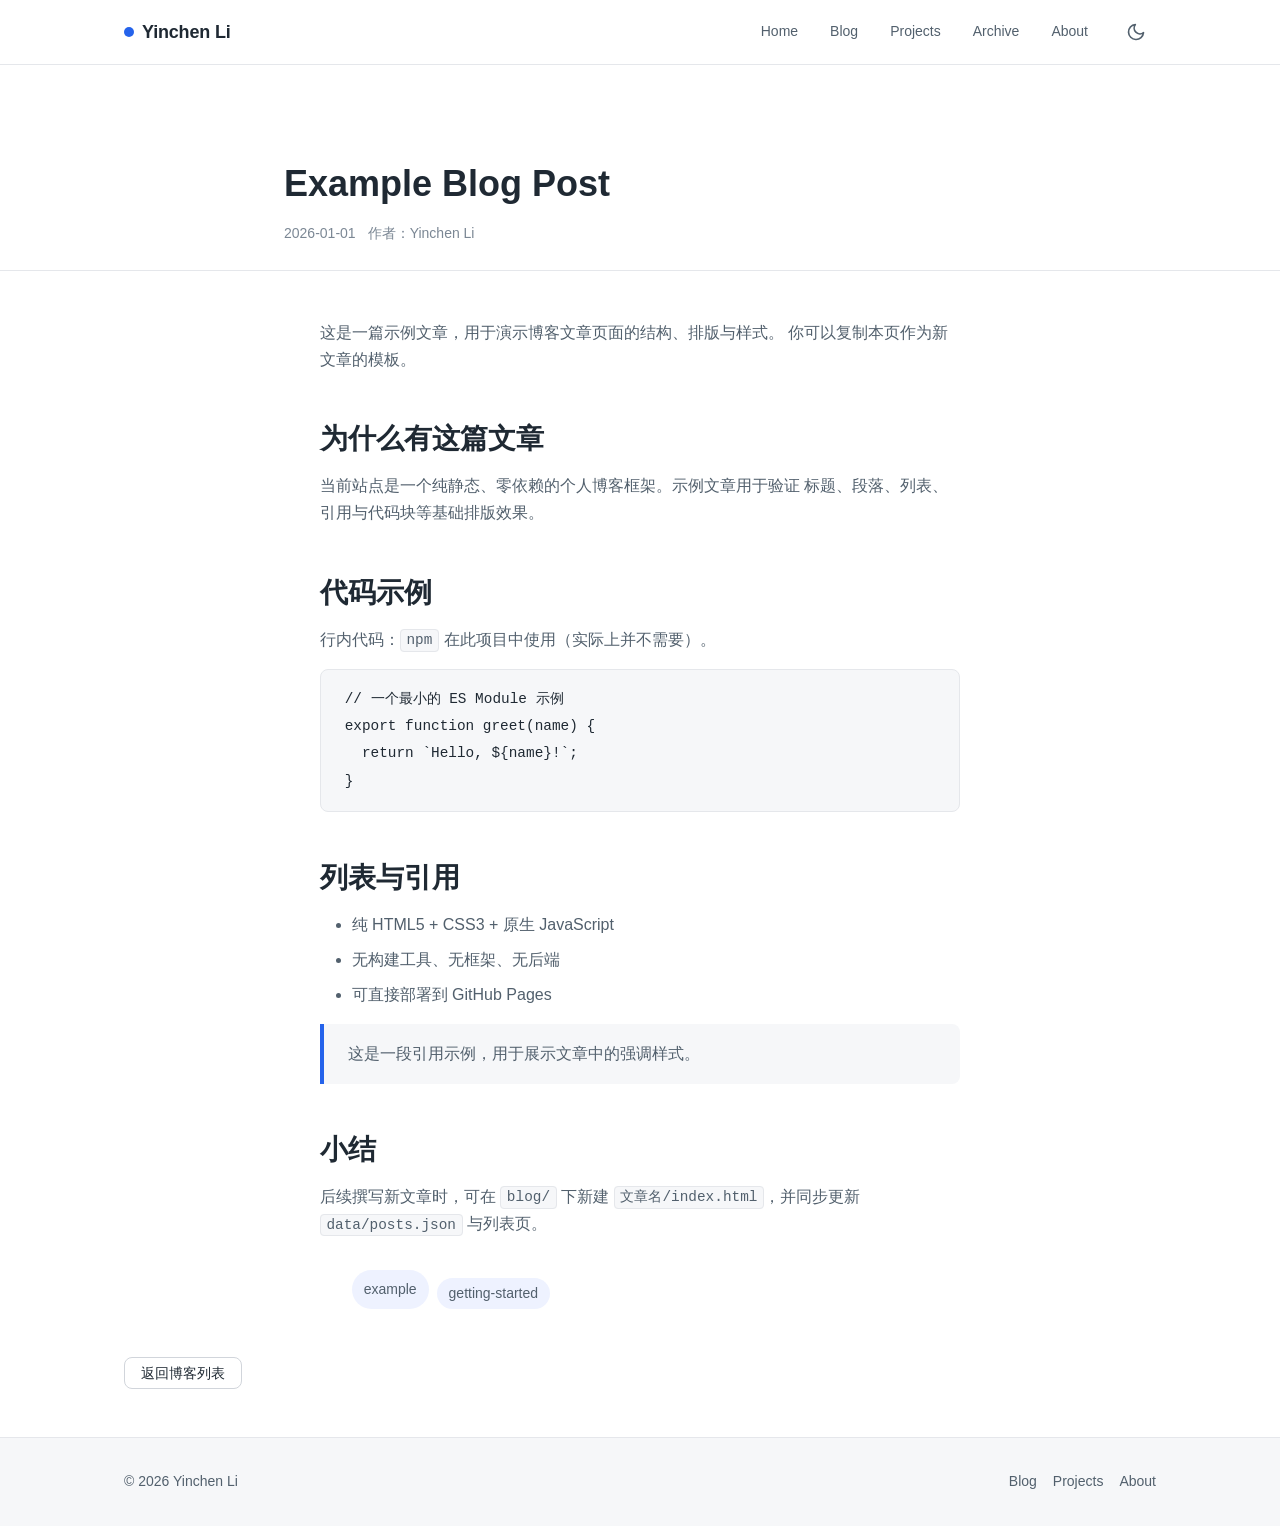
<file: blog/example-post/index.html>
<!DOCTYPE html>
<html lang="en" data-theme="light">
<head>
  <meta charset="UTF-8" />
  <meta name="viewport" content="width=device-width, initial-scale=1.0" />
  <title>Example Blog Post - Yinchen Li</title>
  <meta name="description" content="示例博客文章，用于演示文章页的结构与排版。" />
  <meta name="theme-color" content="#ffffff" />
  <link rel="canonical" href="https://yinchen-li.github.io/blog/example-post/" />
  <link rel="icon" type="image/svg+xml" href="../../assets/images/common/favicon.svg" />
  <link rel="stylesheet" href="../../assets/css/main.css" />
</head>
<body class="site">
  <a class="skip-link" href="#main">Skip to content</a>

  <header class="site-header">
    <div class="container site-header__inner">
      <a class="site-brand" href="../../index.html" aria-label="Yinchen Li 首页">
        <span class="site-brand__dot" aria-hidden="true"></span>
        <span class="site-brand__name">Yinchen Li</span>
      </a>

      <button class="nav-toggle" type="button" aria-label="切换导航菜单"
              aria-expanded="false" aria-controls="site-nav" data-nav-toggle>
        <span class="nav-toggle__bar"></span>
        <span class="nav-toggle__bar"></span>
        <span class="nav-toggle__bar"></span>
      </button>

      <nav class="site-nav" id="site-nav" aria-label="主导航" data-nav>
        <ul class="nav-list">
          <li><a class="nav-link" href="../../index.html">Home</a></li>
          <li><a class="nav-link" href="../../blog/index.html">Blog</a></li>
          <li><a class="nav-link" href="../../projects/index.html">Projects</a></li>
          <li><a class="nav-link" href="../../archive/index.html">Archive</a></li>
          <li><a class="nav-link" href="../../about/index.html">About</a></li>
        </ul>
      </nav>

      <button class="theme-toggle" type="button" aria-label="切换深色模式"
              aria-pressed="false" data-theme-toggle>
        <svg class="theme-toggle__icon theme-toggle__icon--sun" viewBox="0 0 24 24"
             fill="none" stroke="currentColor" stroke-width="2" stroke-linecap="round"
             stroke-linejoin="round" aria-hidden="true">
          <circle cx="12" cy="12" r="4" />
          <path d="M12 2v2M12 20v2M4.9 4.9l1.4 1.4M17.7 17.7l1.4 1.4M2 12h2M20 12h2M6.3 17.7l-1.4 1.4M19.1 4.9l-1.4 1.4" />
        </svg>
        <svg class="theme-toggle__icon theme-toggle__icon--moon" viewBox="0 0 24 24"
             fill="none" stroke="currentColor" stroke-width="2" stroke-linecap="round"
             stroke-linejoin="round" aria-hidden="true">
          <path d="M21 12.8A9 9 0 1 1 11.2 3a7 7 0 0 0 9.8 9.8z" />
        </svg>
      </button>
    </div>
  </header>

  <main class="site-main" id="main">
    <article>
      <header class="article-header">
        <div class="container container--narrow">
          <h1 class="article-header__title">Example Blog Post</h1>
          <div class="meta article-header__meta">
            <time datetime="2026-01-01">2026-01-01</time>
            <span class="meta__item">作者：Yinchen Li</span>
          </div>
        </div>
      </header>

      <div class="container">
        <div class="article-content">
          <p>
            这是一篇示例文章，用于演示博客文章页面的结构、排版与样式。
            你可以复制本页作为新文章的模板。
          </p>

          <h2>为什么有这篇文章</h2>
          <p>
            当前站点是一个纯静态、零依赖的个人博客框架。示例文章用于验证
            标题、段落、列表、引用与代码块等基础排版效果。
          </p>

          <h2>代码示例</h2>
          <p>行内代码：<code>npm</code> 在此项目中使用（实际上并不需要）。</p>
          <pre><code>// 一个最小的 ES Module 示例
export function greet(name) {
  return `Hello, ${name}!`;
}</code></pre>

          <h2>列表与引用</h2>
          <ul>
            <li>纯 HTML5 + CSS3 + 原生 JavaScript</li>
            <li>无构建工具、无框架、无后端</li>
            <li>可直接部署到 GitHub Pages</li>
          </ul>

          <blockquote>
            这是一段引用示例，用于展示文章中的强调样式。
          </blockquote>

          <h2>小结</h2>
          <p>
            后续撰写新文章时，可在 <code>blog/</code> 下新建
            <code>文章名/index.html</code>，并同步更新
            <code>data/posts.json</code> 与列表页。
          </p>

          <ul class="tag-list article-tags">
            <li class="tag">example</li>
            <li class="tag">getting-started</li>
          </ul>
        </div>
      </div>
    </article>

    <div class="container">
      <a class="btn btn--ghost btn--sm" href="../index.html">返回博客列表</a>
    </div>
  </main>

  <footer class="site-footer">
    <div class="container footer__inner">
      <p class="footer__copyright">
        &copy; <span data-current-year>2026</span> Yinchen Li
      </p>
      <nav class="footer__nav" aria-label="页脚导航">
        <a href="../../blog/index.html">Blog</a>
        <a href="../../projects/index.html">Projects</a>
        <a href="../../about/index.html">About</a>
      </nav>
    </div>
  </footer>

  <script type="module" src="../../assets/js/main.js"></script>
</body>
</html>
</file>
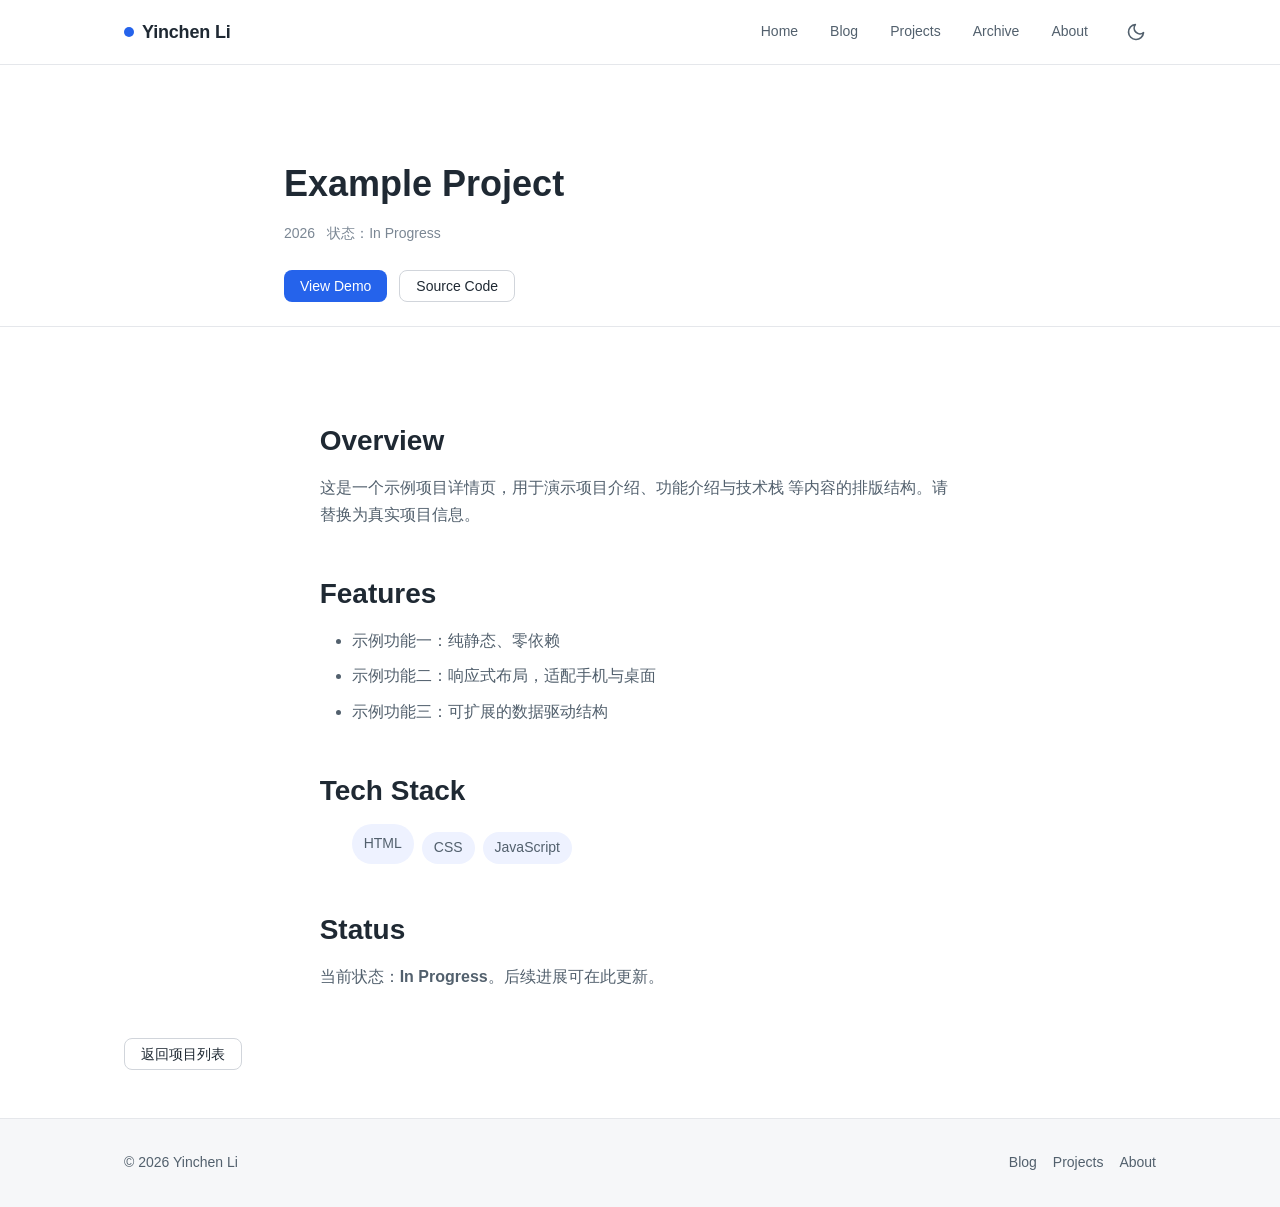
<file: projects/example-project/index.html>
<!DOCTYPE html>
<html lang="en" data-theme="light">
<head>
  <meta charset="UTF-8" />
  <meta name="viewport" content="width=device-width, initial-scale=1.0" />
  <title>Example Project - Yinchen Li</title>
  <meta name="description" content="示例项目，用于演示项目详情页的结构与排版。" />
  <meta name="theme-color" content="#ffffff" />
  <link rel="canonical" href="https://yinchen-li.github.io/projects/example-project/" />
  <link rel="icon" type="image/svg+xml" href="../../assets/images/common/favicon.svg" />
  <link rel="stylesheet" href="../../assets/css/main.css" />
</head>
<body class="site">
  <a class="skip-link" href="#main">Skip to content</a>

  <header class="site-header">
    <div class="container site-header__inner">
      <a class="site-brand" href="../../index.html" aria-label="Yinchen Li 首页">
        <span class="site-brand__dot" aria-hidden="true"></span>
        <span class="site-brand__name">Yinchen Li</span>
      </a>

      <button class="nav-toggle" type="button" aria-label="切换导航菜单"
              aria-expanded="false" aria-controls="site-nav" data-nav-toggle>
        <span class="nav-toggle__bar"></span>
        <span class="nav-toggle__bar"></span>
        <span class="nav-toggle__bar"></span>
      </button>

      <nav class="site-nav" id="site-nav" aria-label="主导航" data-nav>
        <ul class="nav-list">
          <li><a class="nav-link" href="../../index.html">Home</a></li>
          <li><a class="nav-link" href="../../blog/index.html">Blog</a></li>
          <li><a class="nav-link" href="../../projects/index.html">Projects</a></li>
          <li><a class="nav-link" href="../../archive/index.html">Archive</a></li>
          <li><a class="nav-link" href="../../about/index.html">About</a></li>
        </ul>
      </nav>

      <button class="theme-toggle" type="button" aria-label="切换深色模式"
              aria-pressed="false" data-theme-toggle>
        <svg class="theme-toggle__icon theme-toggle__icon--sun" viewBox="0 0 24 24"
             fill="none" stroke="currentColor" stroke-width="2" stroke-linecap="round"
             stroke-linejoin="round" aria-hidden="true">
          <circle cx="12" cy="12" r="4" />
          <path d="M12 2v2M12 20v2M4.9 4.9l1.4 1.4M17.7 17.7l1.4 1.4M2 12h2M20 12h2M6.3 17.7l-1.4 1.4M19.1 4.9l-1.4 1.4" />
        </svg>
        <svg class="theme-toggle__icon theme-toggle__icon--moon" viewBox="0 0 24 24"
             fill="none" stroke="currentColor" stroke-width="2" stroke-linecap="round"
             stroke-linejoin="round" aria-hidden="true">
          <path d="M21 12.8A9 9 0 1 1 11.2 3a7 7 0 0 0 9.8 9.8z" />
        </svg>
      </button>
    </div>
  </header>

  <main class="site-main" id="main">
    <article>
      <header class="article-header">
        <div class="container container--narrow">
          <h1 class="article-header__title">Example Project</h1>
          <div class="meta article-header__meta">
            <span class="meta__item">2026</span>
            <span class="meta__item">状态：In Progress</span>
          </div>
          <div class="project-actions">
            <a class="btn btn--primary btn--sm" href="#">View Demo</a>
            <a class="btn btn--ghost btn--sm" href="#">Source Code</a>
          </div>
        </div>
      </header>

      <div class="container">
        <div class="article-content">
          <h2>Overview</h2>
          <p>
            这是一个示例项目详情页，用于演示项目介绍、功能介绍与技术栈
            等内容的排版结构。请替换为真实项目信息。
          </p>

          <h2>Features</h2>
          <ul>
            <li>示例功能一：纯静态、零依赖</li>
            <li>示例功能二：响应式布局，适配手机与桌面</li>
            <li>示例功能三：可扩展的数据驱动结构</li>
          </ul>

          <h2>Tech Stack</h2>
          <ul class="tag-list">
            <li class="tag">HTML</li>
            <li class="tag">CSS</li>
            <li class="tag">JavaScript</li>
          </ul>

          <h2>Status</h2>
          <p>
            当前状态：<strong>In Progress</strong>。后续进展可在此更新。
          </p>
        </div>
      </div>
    </article>

    <div class="container">
      <a class="btn btn--ghost btn--sm" href="../index.html">返回项目列表</a>
    </div>
  </main>

  <footer class="site-footer">
    <div class="container footer__inner">
      <p class="footer__copyright">
        &copy; <span data-current-year>2026</span> Yinchen Li
      </p>
      <nav class="footer__nav" aria-label="页脚导航">
        <a href="../../blog/index.html">Blog</a>
        <a href="../../projects/index.html">Projects</a>
        <a href="../../about/index.html">About</a>
      </nav>
    </div>
  </footer>

  <script type="module" src="../../assets/js/main.js"></script>
</body>
</html>
</file>
<file: assets/css/main.css>
/* ==========================================================================
   main.css
   样式统一入口。所有页面只需引入本文件。

   加载顺序（重要）：
   1. variables —— 设计令牌，必须最先加载
   2. reset     —— 基础重置
   3. layout    —— 整体布局
   4. components—— 通用组件
   5. pages/*   —— 页面特有样式（可覆盖前面的通用规则）
   ========================================================================== */

@import url("variables.css");
@import url("reset.css");
@import url("layout.css");
@import url("components.css");

/* 页面特有样式 */
@import url("pages/home.css");
@import url("pages/blog.css");
@import url("pages/article.css");
@import url("pages/projects.css");
@import url("pages/about.css");
</file>
